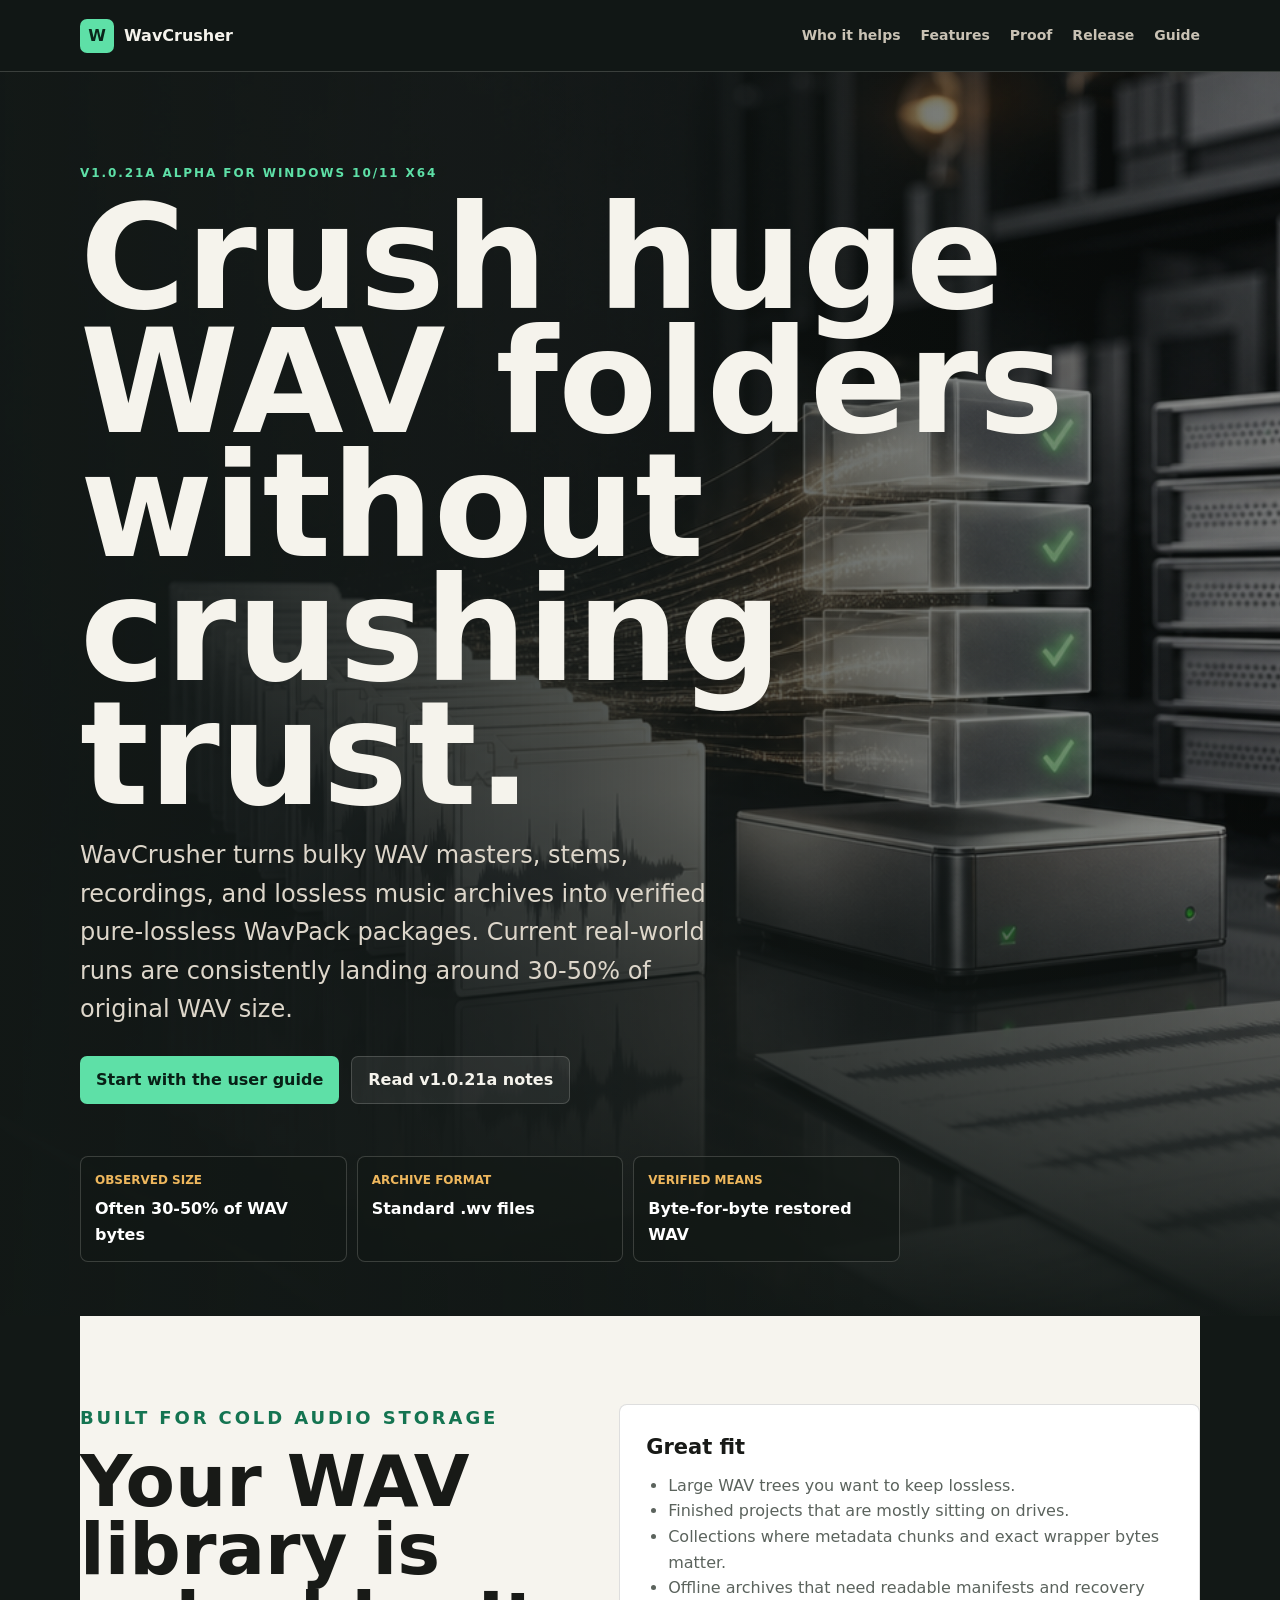
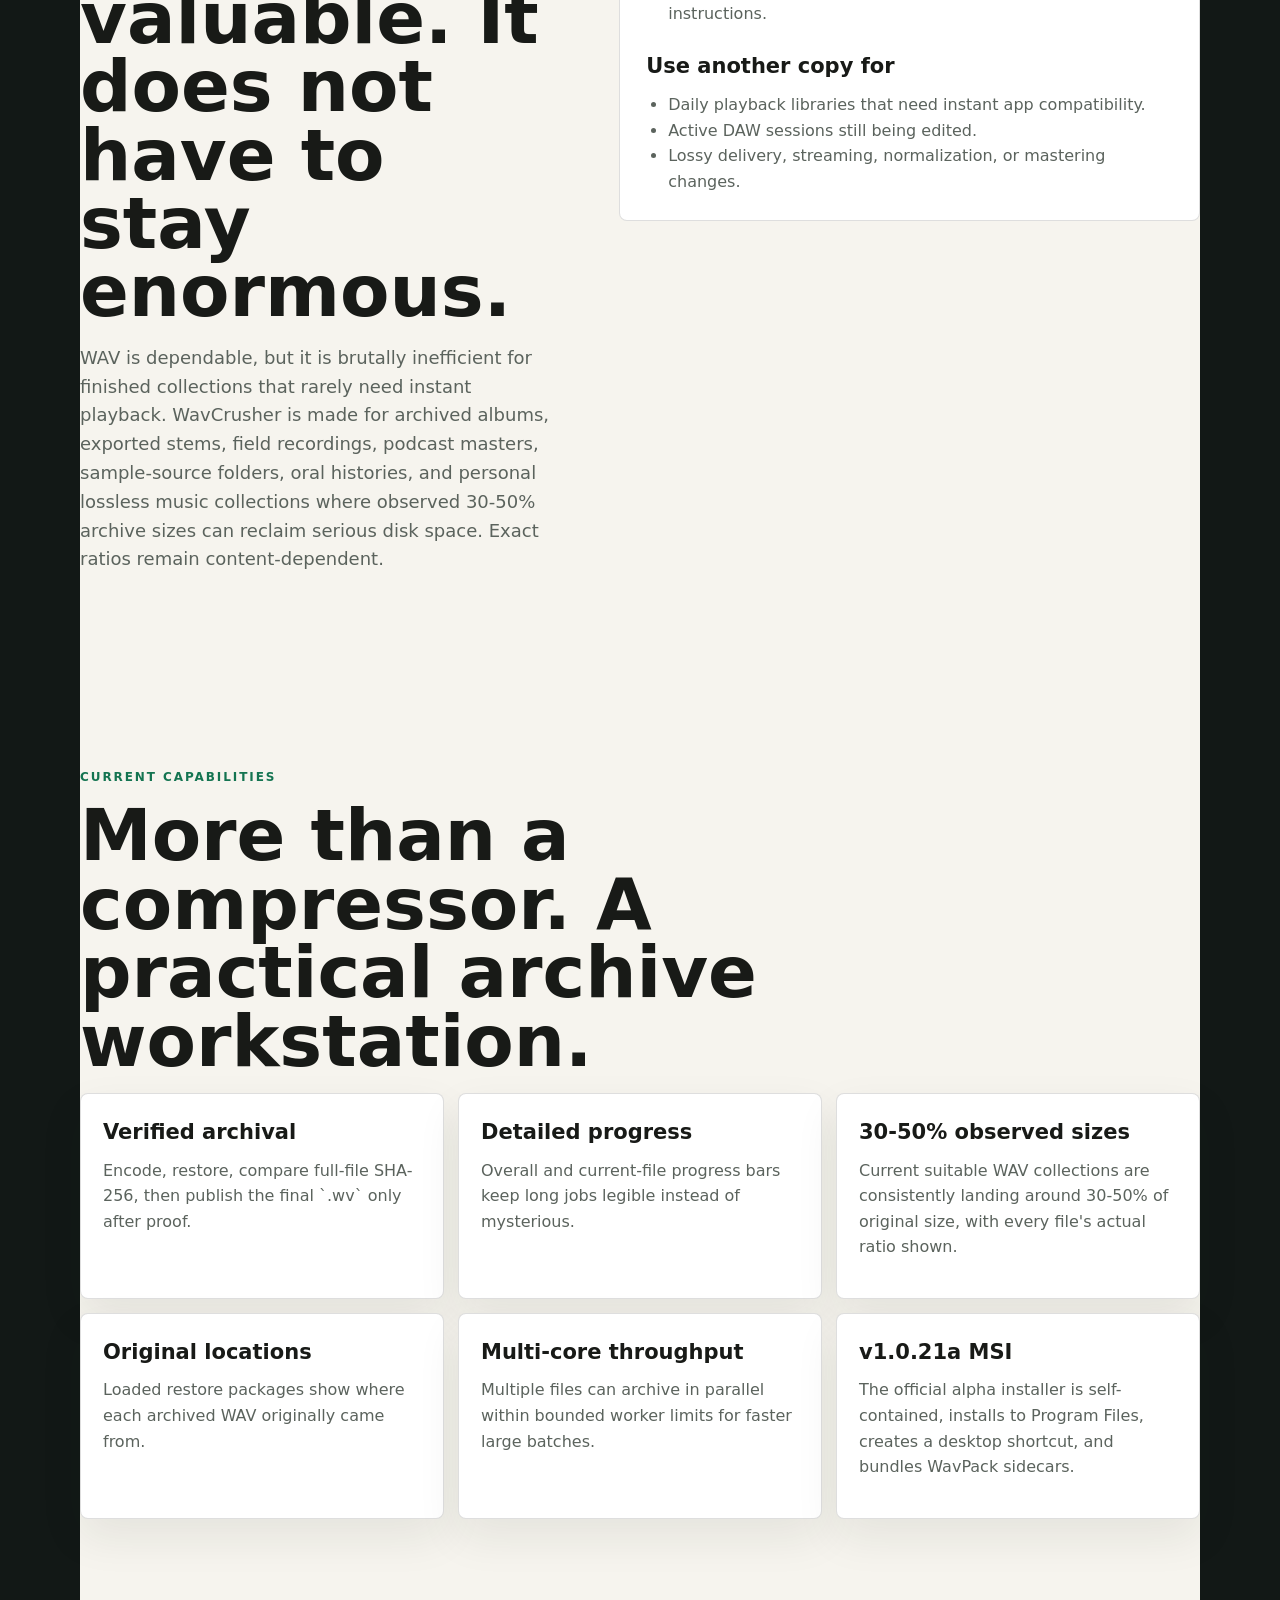
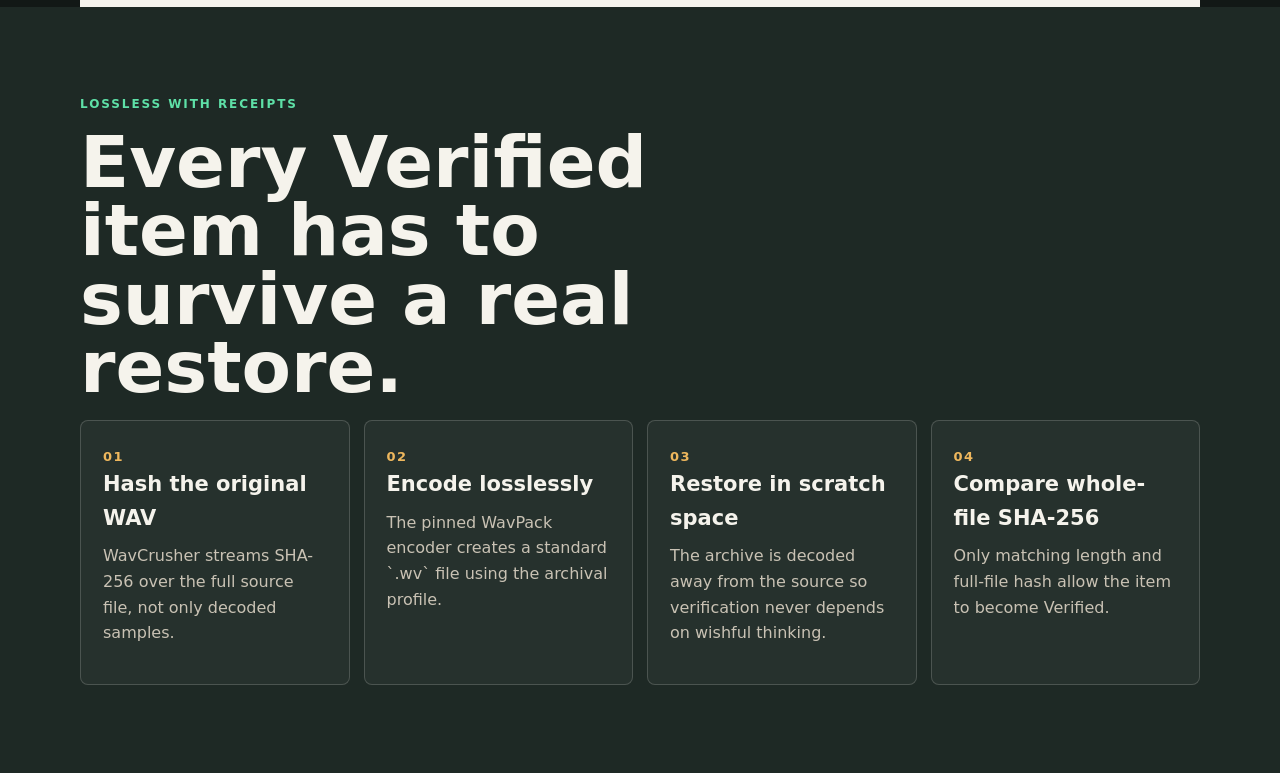
<file: docs/index.html>
<!doctype html>
<html lang="en">
<head>
  <meta charset="utf-8">
  <meta name="viewport" content="width=device-width, initial-scale=1">
  <meta name="description" content="WavCrusher v1.0.21a cuts large WAV and lossless music collections to observed 30-50% archive sizes with verified pure-lossless WavPack, byte-for-byte restore checks, and a local Windows app.">
  <meta name="theme-color" content="#121816">
  <title>WavCrusher v1.0.21a - Verified lossless WAV archiving</title>
  <link rel="icon" href="favicon.svg" type="image/svg+xml">
  <link rel="manifest" href="manifest.webmanifest">
  <link rel="preload" href="assets/wavcrusher-archive-workstation.png" as="image">
  <link rel="stylesheet" href="styles.css">
  <script src="app.js" defer></script>
</head>
<body>
  <a class="skip-link" href="#main">Skip to content</a>
  <header class="site-header">
    <a class="brand" href="#top" aria-label="WavCrusher home"><span class="brand-mark" aria-hidden="true">W</span><span>WavCrusher</span></a>
    <nav aria-label="Primary">
      <a href="#fit">Who it helps</a>
      <a href="#features">Features</a>
      <a href="#proof">Proof</a>
      <a href="RELEASE_NOTES.md">Release</a>
      <a href="USER_GUIDE.md">Guide</a>
    </nav>
  </header>
  <main id="main">
    <section id="top" class="hero">
      <img class="hero-image" src="assets/wavcrusher-archive-workstation.png" alt="Studio archive workstation with drives, waveform sheets, and verified archive blocks">
      <div class="hero-overlay"></div>
      <div class="hero-content">
        <p class="eyebrow">v1.0.21a alpha for Windows 10/11 x64</p>
        <h1>Crush huge WAV folders without crushing trust.</h1>
        <p class="lede">WavCrusher turns bulky WAV masters, stems, recordings, and lossless music archives into verified pure-lossless WavPack packages. Current real-world runs are consistently landing around 30-50% of original WAV size.</p>
        <div class="actions">
          <a class="button primary" href="USER_GUIDE.md">Start with the user guide</a>
          <a class="button secondary" href="RELEASE_NOTES.md">Read v1.0.21a notes</a>
        </div>
        <dl class="promise-grid" aria-label="Core promises">
          <div><dt>Observed size</dt><dd>Often 30-50% of WAV bytes</dd></div>
          <div><dt>Archive format</dt><dd>Standard .wv files</dd></div>
          <div><dt>Verified means</dt><dd>Byte-for-byte restored WAV</dd></div>
        </dl>
      </div>
    </section>
    <section id="fit" class="section split">
      <div>
        <p class="eyebrow dark">Built for cold audio storage</p>
        <h2>Your WAV library is valuable. It does not have to stay enormous.</h2>
        <p>WAV is dependable, but it is brutally inefficient for finished collections that rarely need instant playback. WavCrusher is made for archived albums, exported stems, field recordings, podcast masters, sample-source folders, oral histories, and personal lossless music collections where observed 30-50% archive sizes can reclaim serious disk space. Exact ratios remain content-dependent.</p>
      </div>
      <div class="list-panel">
        <h3>Great fit</h3>
        <ul>
          <li>Large WAV trees you want to keep lossless.</li>
          <li>Finished projects that are mostly sitting on drives.</li>
          <li>Collections where metadata chunks and exact wrapper bytes matter.</li>
          <li>Offline archives that need readable manifests and recovery instructions.</li>
        </ul>
        <h3>Use another copy for</h3>
        <ul>
          <li>Daily playback libraries that need instant app compatibility.</li>
          <li>Active DAW sessions still being edited.</li>
          <li>Lossy delivery, streaming, normalization, or mastering changes.</li>
        </ul>
      </div>
    </section>
    <section id="features" class="section feature-section">
      <div class="section-heading">
        <p class="eyebrow dark">Current capabilities</p>
        <h2>More than a compressor. A practical archive workstation.</h2>
      </div>
      <div class="feature-grid">
        <article><h3>Verified archival</h3><p>Encode, restore, compare full-file SHA-256, then publish the final `.wv` only after proof.</p></article>
        <article><h3>Detailed progress</h3><p>Overall and current-file progress bars keep long jobs legible instead of mysterious.</p></article>
        <article><h3>30-50% observed sizes</h3><p>Current suitable WAV collections are consistently landing around 30-50% of original size, with every file's actual ratio shown.</p></article>
        <article><h3>Original locations</h3><p>Loaded restore packages show where each archived WAV originally came from.</p></article>
        <article><h3>Multi-core throughput</h3><p>Multiple files can archive in parallel within bounded worker limits for faster large batches.</p></article>
        <article><h3>v1.0.21a MSI</h3><p>The official alpha installer is self-contained, installs to Program Files, creates a desktop shortcut, and bundles WavPack sidecars.</p></article>
      </div>
    </section>
    <section id="proof" class="section proof-band">
      <div class="section-heading">
        <p class="eyebrow">Lossless with receipts</p>
        <h2>Every Verified item has to survive a real restore.</h2>
      </div>
      <div class="proof-grid">
        <article><span>01</span><h3>Hash the original WAV</h3><p>WavCrusher streams SHA-256 over the full source file, not only decoded samples.</p></article>
        <article><span>02</span><h3>Encode losslessly</h3><p>The pinned WavPack encoder creates a standard `.wv` file using the archival profile.</p></article>
        <article><span>03</span><h3>Restore in scratch space</h3><p>The archive is decoded away from the source so verification never depends on wishful thinking.</p></article>
        <article><span>04</span><h3>Compare whole-file SHA-256</h3><p>Only matching length and full-file hash allow the item to become Verified.</p></article>
      </div>
    </section>
  </main>
</body>
</html>
</file>
<file: docs/styles.css>
:root {
  --ink: #f5f3ec;
  --muted: #c9c2b4;
  --paper: #f6f4ee;
  --paper-ink: #181a17;
  --paper-muted: #5b635d;
  --line: rgba(245, 243, 236, .18);
  --line-dark: rgba(24, 26, 23, .14);
  --green: #5ee0a7;
  --green-dark: #147451;
  --amber: #eeb75d;
  --charcoal: #121816;
  --charcoal-2: #1e2925;
  --max: min(1120px, calc(100% - 32px));
}
* { box-sizing: border-box; }
html { scroll-behavior: smooth; scroll-padding-top: 88px; }
body { margin: 0; color: var(--ink); background: var(--charcoal); font-family: "Segoe UI", system-ui, -apple-system, BlinkMacSystemFont, sans-serif; line-height: 1.6; }
a { color: inherit; }
img { max-width: 100%; display: block; }
code, pre { font-family: "Cascadia Code", Consolas, monospace; }
.skip-link { position: fixed; top: 12px; left: 12px; z-index: 20; padding: 10px 14px; background: white; color: black; transform: translateY(-180%); }
.skip-link:focus { transform: translateY(0); }
.site-header { position: sticky; top: 0; z-index: 10; min-height: 72px; display: flex; align-items: center; justify-content: space-between; gap: 24px; padding: 0 max(16px, calc((100vw - 1120px) / 2)); border-bottom: 1px solid var(--line); background: rgba(18, 24, 22, .92); backdrop-filter: blur(16px); }
.brand { display: inline-flex; align-items: center; gap: 10px; font-weight: 800; text-decoration: none; }
.brand-mark { width: 34px; height: 34px; display: grid; place-items: center; border-radius: 7px; color: #0a251a; background: var(--green); }
nav { display: flex; align-items: center; gap: 20px; }
nav a { color: var(--muted); font-size: 14px; font-weight: 650; text-decoration: none; }
nav a:hover, nav a:focus-visible { color: white; }
.hero { position: relative; min-height: calc(100vh - 72px); display: grid; align-items: end; overflow: hidden; }
.hero-image { position: absolute; inset: 0; width: 100%; height: 100%; object-fit: cover; }
.hero-overlay { position: absolute; inset: 0; background: linear-gradient(90deg, rgba(18,24,22,.94) 0%, rgba(18,24,22,.70) 44%, rgba(18,24,22,.22) 100%), linear-gradient(0deg, rgba(18,24,22,.98) 0%, rgba(18,24,22,.20) 42%); }
.hero-content { position: relative; width: var(--max); margin: 0 auto; padding: 92px 0 54px; }
.eyebrow { margin: 0 0 14px; color: var(--green); font-size: 12px; font-weight: 850; letter-spacing: .16em; text-transform: uppercase; }
.eyebrow.dark { color: var(--green-dark); }
h1, h2, h3, p { margin-top: 0; }
h1 { max-width: 10ch; margin-bottom: 20px; font-size: clamp(64px, 12vw, 144px); line-height: .86; letter-spacing: 0; }
h2 { margin-bottom: 18px; font-size: clamp(36px, 6vw, 72px); line-height: .95; letter-spacing: 0; }
h3 { margin-bottom: 8px; font-size: 21px; }
.lede { max-width: 660px; color: #ddd6ca; font-size: clamp(18px, 2vw, 24px); }
.actions { display: flex; flex-wrap: wrap; gap: 12px; margin: 28px 0; }
.button { min-height: 46px; display: inline-flex; align-items: center; justify-content: center; padding: 10px 16px; border-radius: 7px; font-weight: 800; text-decoration: none; }
.primary { color: #082016; background: var(--green); }
.secondary { border: 1px solid var(--line); background: rgba(255,255,255,.07); }
.promise-grid { width: min(820px, 100%); display: grid; grid-template-columns: repeat(3, 1fr); gap: 10px; margin: 52px 0 0; }
.promise-grid div { min-height: 92px; padding: 14px; border: 1px solid var(--line); border-radius: 8px; background: rgba(18,24,22,.68); }
dt { color: var(--amber); font-size: 12px; font-weight: 850; text-transform: uppercase; }
dd { margin: 6px 0 0; color: white; font-weight: 750; }
.section { width: var(--max); margin: 0 auto; padding: 88px 0; }
.split { display: grid; grid-template-columns: .9fr 1.1fr; gap: 64px; align-items: start; }
.split p, .estimator-copy p, .recovery p { color: var(--paper-muted); font-size: 18px; }
.section:not(.proof-band):not(.estimator-section) { color: var(--paper-ink); background: var(--paper); }
.list-panel { padding: 26px; border: 1px solid var(--line-dark); border-radius: 8px; background: white; }
.list-panel ul { margin: 0 0 24px; padding-left: 22px; color: var(--paper-muted); }
.list-panel ul:last-child { margin-bottom: 0; }
.feature-section { color: var(--paper-ink); background: linear-gradient(180deg, var(--paper), #e9efe7); }
.feature-grid { display: grid; grid-template-columns: repeat(3, 1fr); gap: 14px; }
.feature-grid article { min-height: 190px; padding: 22px; border: 1px solid var(--line-dark); border-radius: 8px; background: white; box-shadow: 0 18px 44px rgba(20, 40, 30, .08); }
.feature-grid p { color: var(--paper-muted); }
.proof-band { width: 100%; padding-inline: max(16px, calc((100vw - 1120px) / 2)); background: var(--charcoal-2); }
.section-heading { max-width: 760px; }
.proof-grid { display: grid; grid-template-columns: repeat(4, 1fr); gap: 14px; }
.proof-grid article { min-height: 230px; padding: 22px; border: 1px solid var(--line); border-radius: 8px; background: rgba(255,255,255,.04); }
.proof-grid span { color: var(--amber); font-size: 13px; font-weight: 900; letter-spacing: .12em; }
.proof-grid p { color: var(--muted); }
.timeline { display: grid; gap: 12px; margin: 0; padding: 0; list-style: none; }
.timeline li { display: grid; grid-template-columns: 120px 1fr; gap: 18px; padding: 18px; border: 1px solid var(--line-dark); border-radius: 8px; background: white; }
.timeline strong { color: var(--green-dark); }
.timeline span { color: var(--paper-muted); }
.estimator-section { display: grid; grid-template-columns: .85fr 1.15fr; gap: 52px; align-items: center; }
.estimator { display: grid; gap: 24px; padding: 26px; border: 1px solid var(--line); border-radius: 8px; background: rgba(255,255,255,.05); }
.estimator label { color: #e6e0d6; font-weight: 750; }
.input-row { display: grid; grid-template-columns: 1fr 92px; margin-top: 8px; }
input, select { min-height: 46px; border: 1px solid var(--line); background: #0d1311; color: white; font: inherit; }
input[type="number"] { min-width: 0; padding: 8px 12px; border-radius: 7px 0 0 7px; }
select { border-left: 0; border-radius: 0 7px 7px 0; }
input[type="range"] { width: 100%; accent-color: var(--green); }
.estimate-output { display: grid; grid-template-columns: 1fr 1fr; gap: 12px; }
.estimate-output div { padding: 18px; border-radius: 8px; background: rgba(94,224,167,.10); }
.estimate-output span { display: block; color: var(--muted); font-size: 13px; }
.estimate-output strong { color: white; font-size: 28px; }
.recovery { display: grid; grid-template-columns: .9fr 1.1fr; gap: 52px; align-items: center; }
pre { margin: 0; overflow: auto; padding: 22px; border-radius: 8px; background: #0b0f0e; color: #dcd7cc; line-height: 1.8; }
footer { display: flex; flex-wrap: wrap; gap: 14px 24px; align-items: center; justify-content: space-between; padding: 28px max(16px, calc((100vw - 1120px) / 2)); border-top: 1px solid var(--line); color: var(--muted); }
footer a { color: white; font-weight: 750; }
@media (max-width: 900px) {
  .site-header { align-items: flex-start; flex-direction: column; padding-block: 14px; }
  nav { flex-wrap: wrap; gap: 12px 18px; }
  .hero { min-height: 760px; }
  .hero-overlay { background: linear-gradient(0deg, rgba(18,24,22,.98) 0%, rgba(18,24,22,.58) 70%), linear-gradient(90deg, rgba(18,24,22,.88), rgba(18,24,22,.42)); }
  .split, .estimator-section, .recovery { grid-template-columns: 1fr; gap: 32px; }
  .proof-grid, .feature-grid { grid-template-columns: repeat(2, 1fr); }
  .promise-grid { grid-template-columns: 1fr; }
}
@media (max-width: 560px) {
  .hero-content { padding-top: 64px; }
  .section { padding-block: 64px; }
  .proof-grid, .feature-grid, .estimate-output { grid-template-columns: 1fr; }
  .timeline li { grid-template-columns: 1fr; }
}
@media (prefers-reduced-motion: reduce) {
  html { scroll-behavior: auto; }
  *, *::before, *::after { transition-duration: .01ms !important; animation-duration: .01ms !important; }
}
</file>
